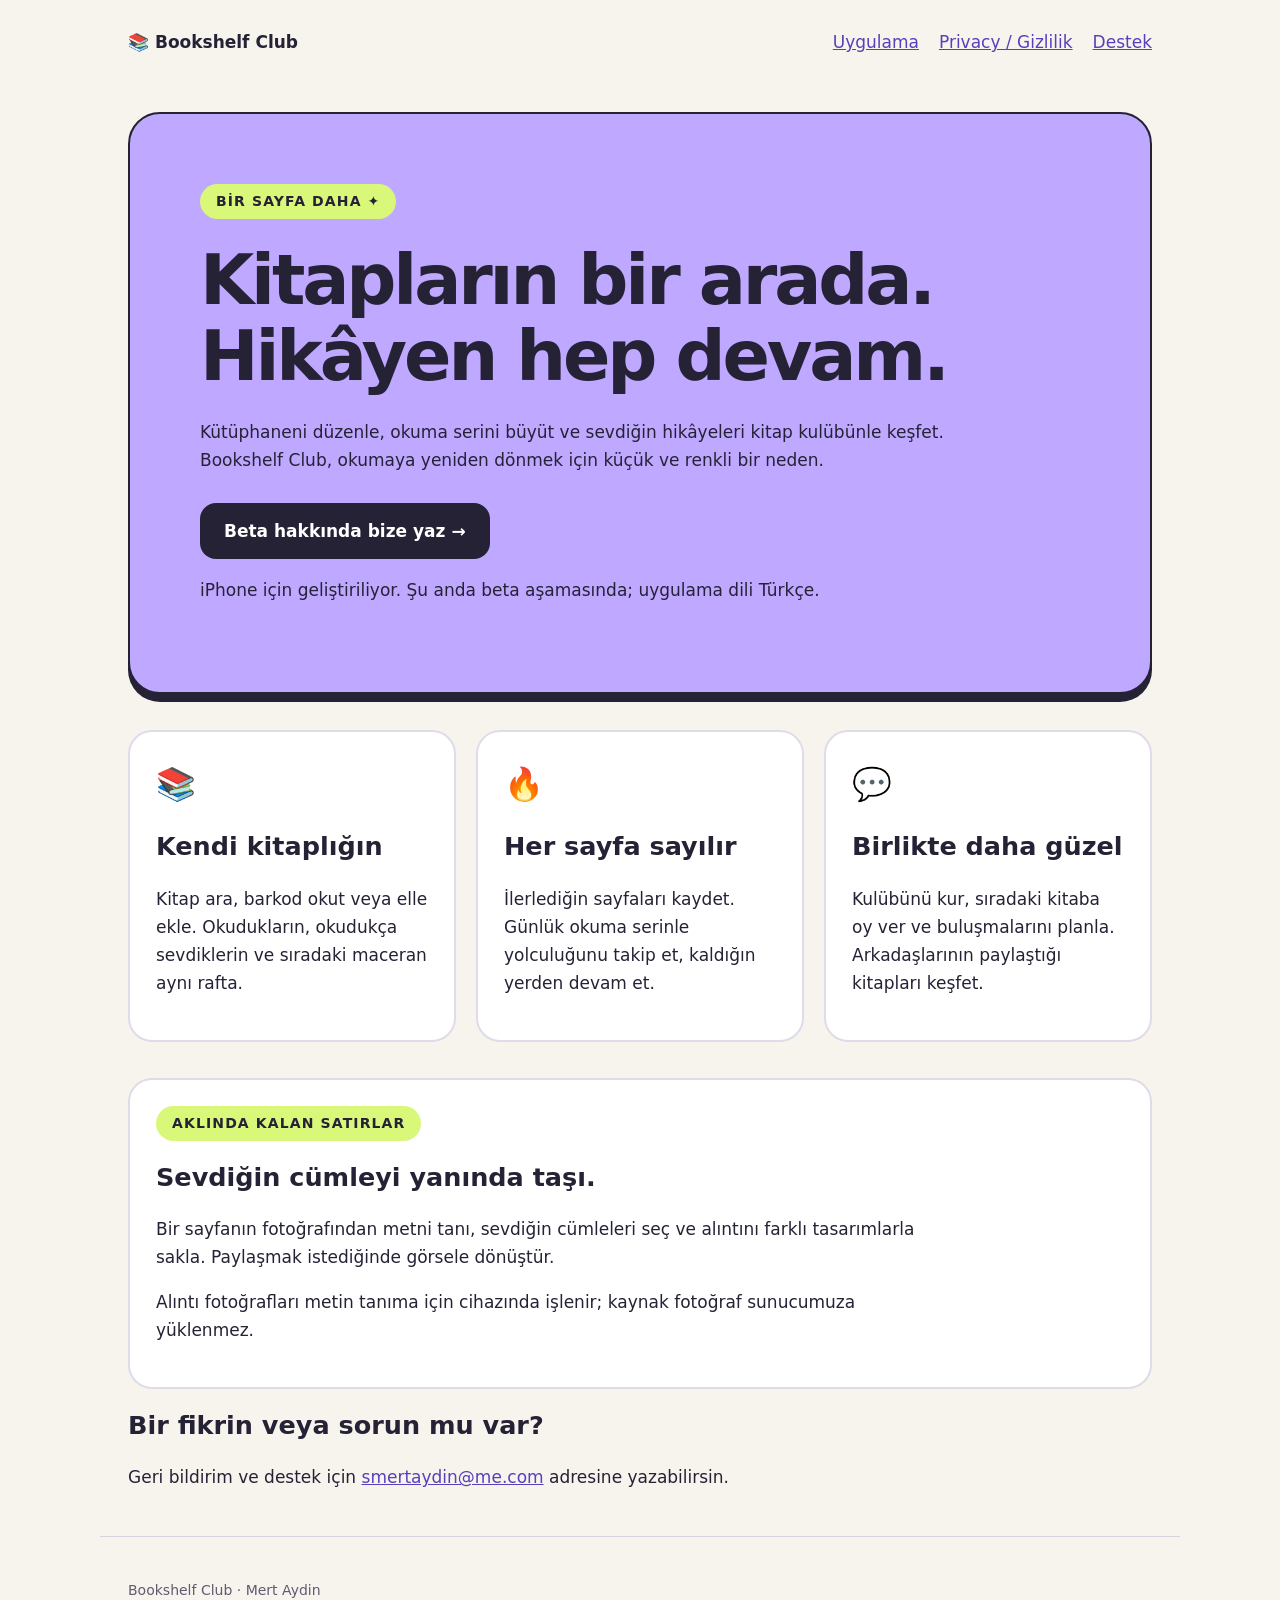
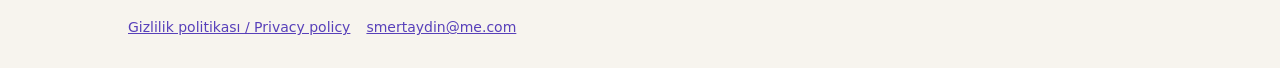
<file: index.html>
<!doctype html><html lang="tr"><head><meta charset="utf-8"><meta name="viewport" content="width=device-width,initial-scale=1"><meta name="description" content="Bookshelf Club: kişisel kütüphanen, okuma yolculuğun ve kitap kulübün."><title>Okuma yolculuğun burada · Bookshelf Club</title><link rel="stylesheet" href="styles.css"></head><body><header><a class="brand" href="./">📚 Bookshelf Club</a><nav aria-label="Navigation"><a href="./">Uygulama</a><a href="privacy.html">Privacy / Gizlilik</a><a href="mailto:smertaydin@me.com">Destek</a></nav></header><main class=""><section class="hero"><span class="tag">BİR SAYFA DAHA ✦</span><h1>Kitapların bir arada.<br>Hikâyen hep devam.</h1><p>Kütüphaneni düzenle, okuma serini büyüt ve sevdiğin hikâyeleri kitap kulübünle keşfet. Bookshelf Club, okumaya yeniden dönmek için küçük ve renkli bir neden.</p><a class="button" href="mailto:smertaydin@me.com?subject=Bookshelf%20Club%20Beta">Beta hakkında bize yaz →</a><p>iPhone için geliştiriliyor. Şu anda beta aşamasında; uygulama dili Türkçe.</p></section><section class="grid" aria-label="Özellikler"><article class="card"><span class="icon" aria-hidden="true">📚</span><h2>Kendi kitaplığın</h2><p>Kitap ara, barkod okut veya elle ekle. Okudukların, okudukça sevdiklerin ve sıradaki maceran aynı rafta.</p></article><article class="card"><span class="icon" aria-hidden="true">🔥</span><h2>Her sayfa sayılır</h2><p>İlerlediğin sayfaları kaydet. Günlük okuma serinle yolculuğunu takip et, kaldığın yerden devam et.</p></article><article class="card"><span class="icon" aria-hidden="true">💬</span><h2>Birlikte daha güzel</h2><p>Kulübünü kur, sıradaki kitaba oy ver ve buluşmalarını planla. Arkadaşlarının paylaştığı kitapları keşfet.</p></article></section><section class="card"><span class="tag">AKLINDA KALAN SATIRLAR</span><h2>Sevdiğin cümleyi yanında taşı.</h2><p>Bir sayfanın fotoğrafından metni tanı, sevdiğin cümleleri seç ve alıntını farklı tasarımlarla sakla. Paylaşmak istediğinde görsele dönüştür.</p><p>Alıntı fotoğrafları metin tanıma için cihazında işlenir; kaynak fotoğraf sunucumuza yüklenmez.</p></section><section><h2>Bir fikrin veya sorun mu var?</h2><p>Geri bildirim ve destek için <a href="mailto:smertaydin@me.com">smertaydin@me.com</a> adresine yazabilirsin.</p></section></main><footer><p>Bookshelf Club · Mert Aydin</p><a href="privacy.html">Gizlilik politikası / Privacy policy</a><a href="mailto:smertaydin@me.com">smertaydin@me.com</a></footer></body></html>
</file>
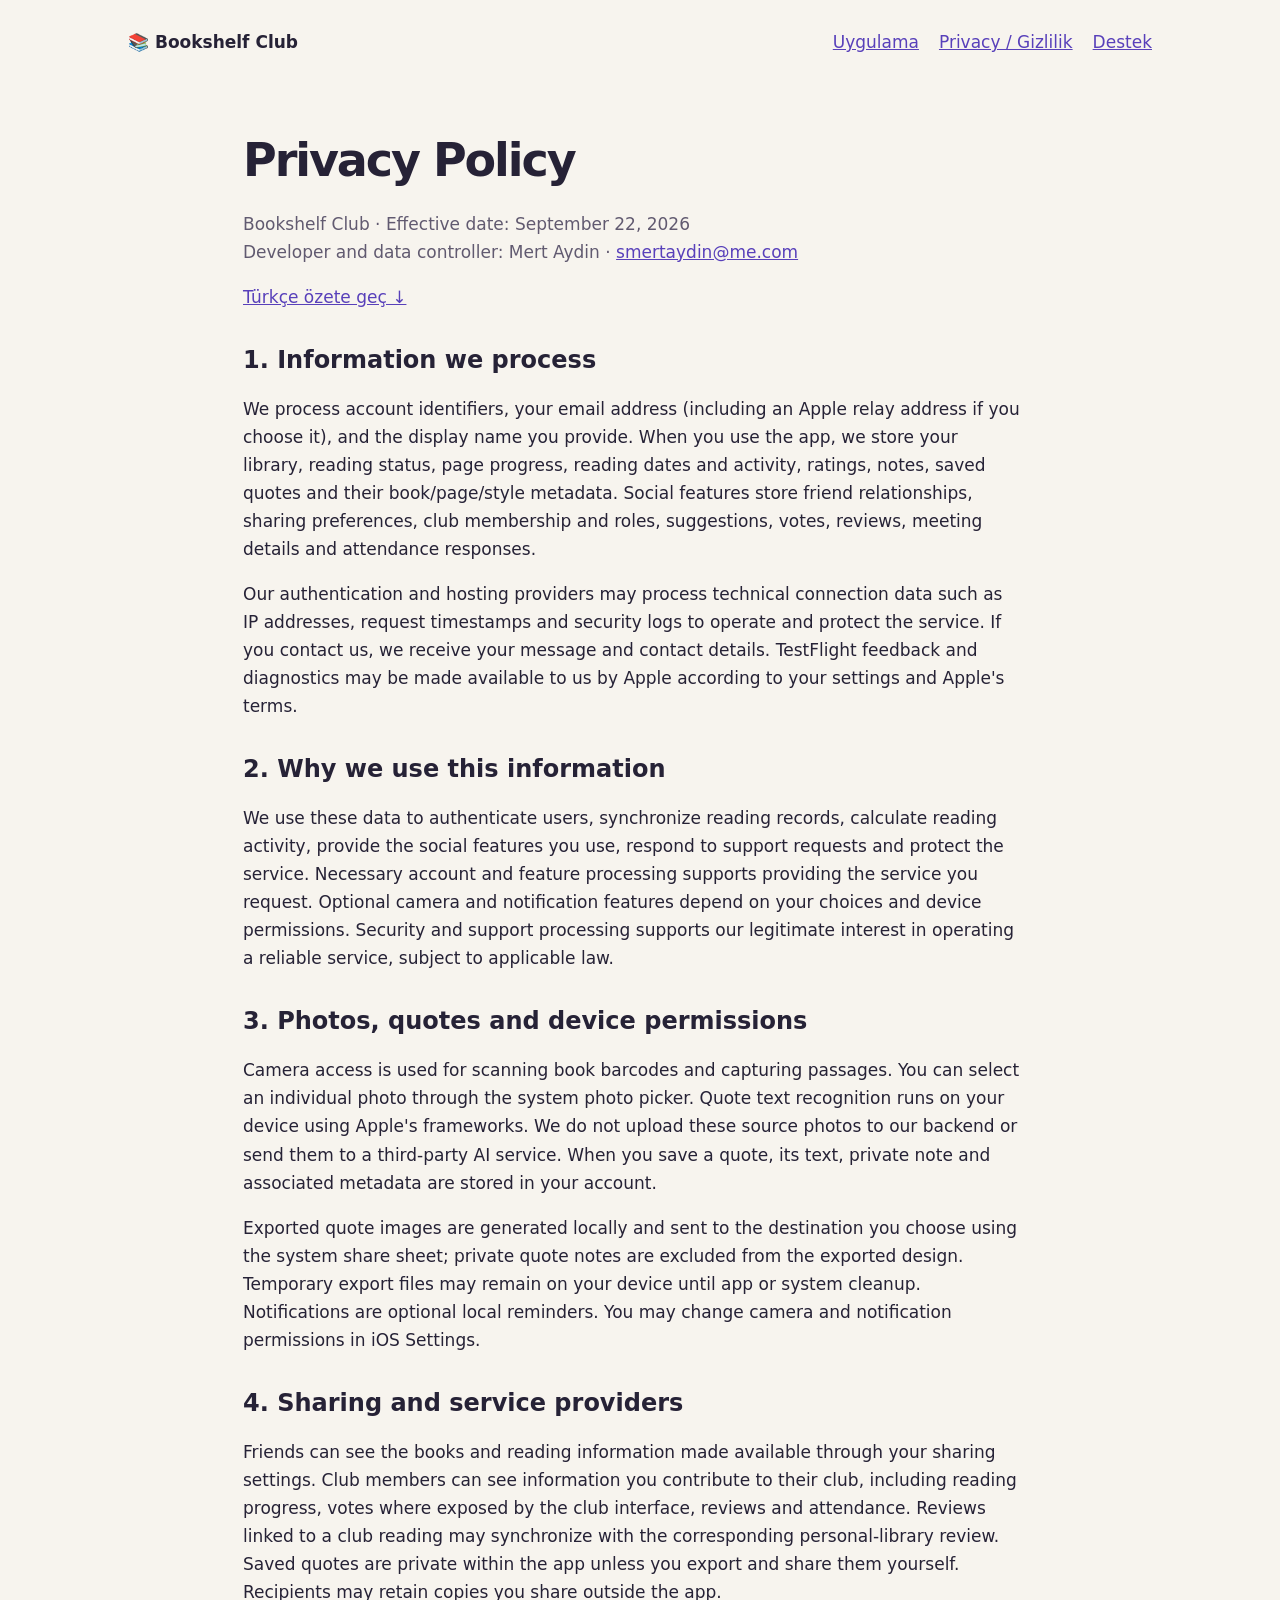
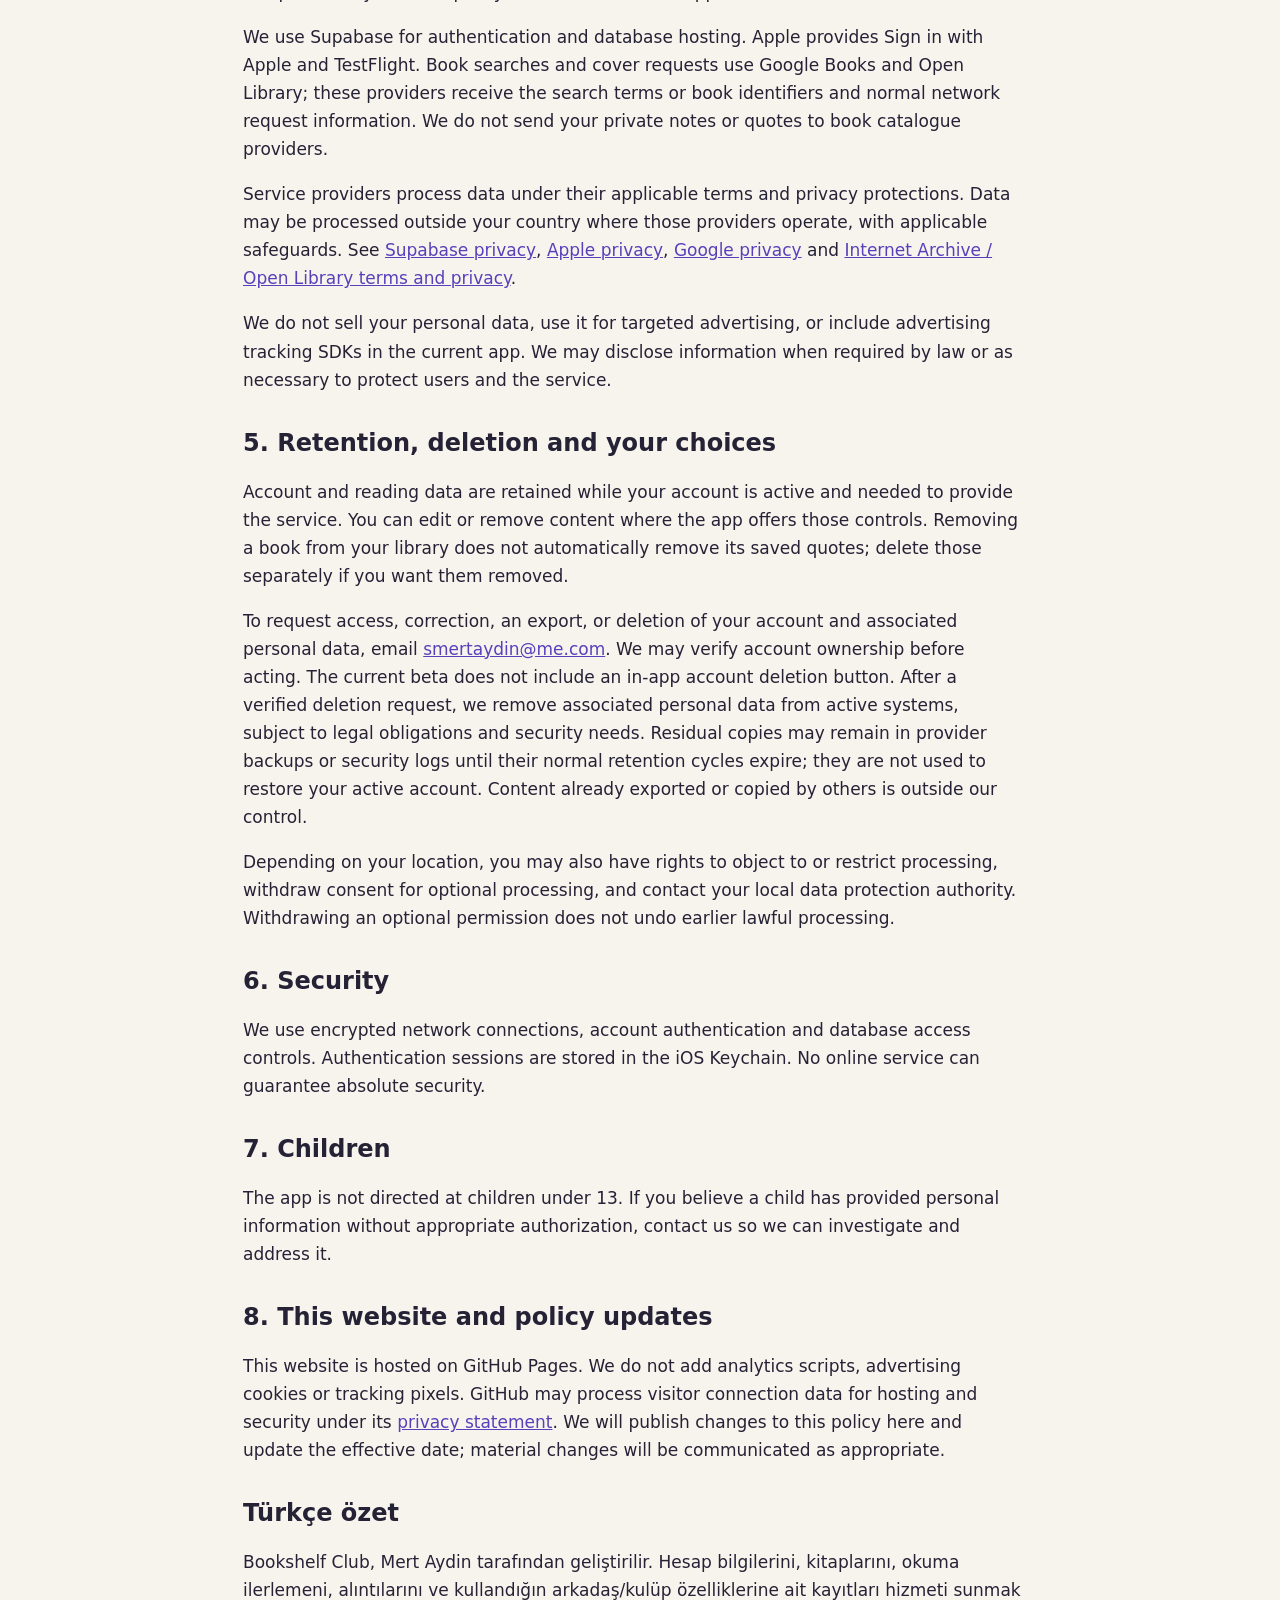
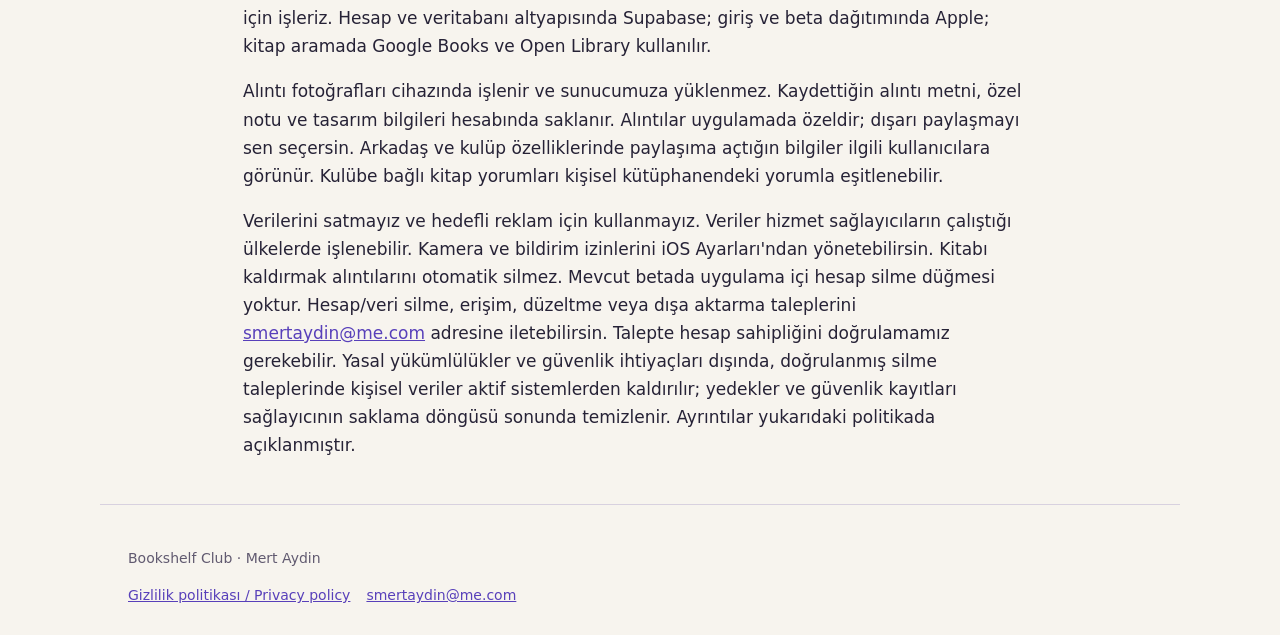
<file: privacy.html>
<!doctype html><html lang="en"><head><meta charset="utf-8"><meta name="viewport" content="width=device-width,initial-scale=1"><meta name="description" content="Bookshelf Club: kişisel kütüphanen, okuma yolculuğun ve kitap kulübün."><title>Privacy Policy · Bookshelf Club</title><link rel="stylesheet" href="styles.css"></head><body><header><a class="brand" href="./">📚 Bookshelf Club</a><nav aria-label="Navigation"><a href="./">Uygulama</a><a href="privacy.html">Privacy / Gizlilik</a><a href="mailto:smertaydin@me.com">Destek</a></nav></header><main class="policy"><h1>Privacy Policy</h1><p class="muted">Bookshelf Club · Effective date: September 22, 2026<br>Developer and data controller: Mert Aydin · <a href="mailto:smertaydin@me.com">smertaydin@me.com</a></p><p><a href="#turkce">Türkçe özete geç ↓</a></p>
<h2>1. Information we process</h2><p>We process account identifiers, your email address (including an Apple relay address if you choose it), and the display name you provide. When you use the app, we store your library, reading status, page progress, reading dates and activity, ratings, notes, saved quotes and their book/page/style metadata. Social features store friend relationships, sharing preferences, club membership and roles, suggestions, votes, reviews, meeting details and attendance responses.</p><p>Our authentication and hosting providers may process technical connection data such as IP addresses, request timestamps and security logs to operate and protect the service. If you contact us, we receive your message and contact details. TestFlight feedback and diagnostics may be made available to us by Apple according to your settings and Apple's terms.</p>
<h2>2. Why we use this information</h2><p>We use these data to authenticate users, synchronize reading records, calculate reading activity, provide the social features you use, respond to support requests and protect the service. Necessary account and feature processing supports providing the service you request. Optional camera and notification features depend on your choices and device permissions. Security and support processing supports our legitimate interest in operating a reliable service, subject to applicable law.</p>
<h2>3. Photos, quotes and device permissions</h2><p>Camera access is used for scanning book barcodes and capturing passages. You can select an individual photo through the system photo picker. Quote text recognition runs on your device using Apple's frameworks. We do not upload these source photos to our backend or send them to a third-party AI service. When you save a quote, its text, private note and associated metadata are stored in your account.</p><p>Exported quote images are generated locally and sent to the destination you choose using the system share sheet; private quote notes are excluded from the exported design. Temporary export files may remain on your device until app or system cleanup. Notifications are optional local reminders. You may change camera and notification permissions in iOS Settings.</p>
<h2>4. Sharing and service providers</h2><p>Friends can see the books and reading information made available through your sharing settings. Club members can see information you contribute to their club, including reading progress, votes where exposed by the club interface, reviews and attendance. Reviews linked to a club reading may synchronize with the corresponding personal-library review. Saved quotes are private within the app unless you export and share them yourself. Recipients may retain copies you share outside the app.</p><p>We use Supabase for authentication and database hosting. Apple provides Sign in with Apple and TestFlight. Book searches and cover requests use Google Books and Open Library; these providers receive the search terms or book identifiers and normal network request information. We do not send your private notes or quotes to book catalogue providers.</p><p>Service providers process data under their applicable terms and privacy protections. Data may be processed outside your country where those providers operate, with applicable safeguards. See <a href="https://supabase.com/privacy">Supabase privacy</a>, <a href="https://www.apple.com/legal/privacy/">Apple privacy</a>, <a href="https://policies.google.com/privacy">Google privacy</a> and <a href="https://archive.org/about/terms.php">Internet Archive / Open Library terms and privacy</a>.</p><p>We do not sell your personal data, use it for targeted advertising, or include advertising tracking SDKs in the current app. We may disclose information when required by law or as necessary to protect users and the service.</p>
<h2>5. Retention, deletion and your choices</h2><p>Account and reading data are retained while your account is active and needed to provide the service. You can edit or remove content where the app offers those controls. Removing a book from your library does not automatically remove its saved quotes; delete those separately if you want them removed.</p><p>To request access, correction, an export, or deletion of your account and associated personal data, email <a href="mailto:smertaydin@me.com?subject=Bookshelf%20Club%20Privacy%20Request">smertaydin@me.com</a>. We may verify account ownership before acting. The current beta does not include an in-app account deletion button. After a verified deletion request, we remove associated personal data from active systems, subject to legal obligations and security needs. Residual copies may remain in provider backups or security logs until their normal retention cycles expire; they are not used to restore your active account. Content already exported or copied by others is outside our control.</p><p>Depending on your location, you may also have rights to object to or restrict processing, withdraw consent for optional processing, and contact your local data protection authority. Withdrawing an optional permission does not undo earlier lawful processing.</p>
<h2>6. Security</h2><p>We use encrypted network connections, account authentication and database access controls. Authentication sessions are stored in the iOS Keychain. No online service can guarantee absolute security.</p>
<h2>7. Children</h2><p>The app is not directed at children under 13. If you believe a child has provided personal information without appropriate authorization, contact us so we can investigate and address it.</p>
<h2>8. This website and policy updates</h2><p>This website is hosted on GitHub Pages. We do not add analytics scripts, advertising cookies or tracking pixels. GitHub may process visitor connection data for hosting and security under its <a href="https://docs.github.com/en/site-policy/privacy-policies/github-general-privacy-statement">privacy statement</a>. We will publish changes to this policy here and update the effective date; material changes will be communicated as appropriate.</p>
<h2 id="turkce">Türkçe özet</h2><p>Bookshelf Club, Mert Aydin tarafından geliştirilir. Hesap bilgilerini, kitaplarını, okuma ilerlemeni, alıntılarını ve kullandığın arkadaş/kulüp özelliklerine ait kayıtları hizmeti sunmak için işleriz. Hesap ve veritabanı altyapısında Supabase; giriş ve beta dağıtımında Apple; kitap aramada Google Books ve Open Library kullanılır.</p><p>Alıntı fotoğrafları cihazında işlenir ve sunucumuza yüklenmez. Kaydettiğin alıntı metni, özel notu ve tasarım bilgileri hesabında saklanır. Alıntılar uygulamada özeldir; dışarı paylaşmayı sen seçersin. Arkadaş ve kulüp özelliklerinde paylaşıma açtığın bilgiler ilgili kullanıcılara görünür. Kulübe bağlı kitap yorumları kişisel kütüphanendeki yorumla eşitlenebilir.</p><p>Verilerini satmayız ve hedefli reklam için kullanmayız. Veriler hizmet sağlayıcıların çalıştığı ülkelerde işlenebilir. Kamera ve bildirim izinlerini iOS Ayarları'ndan yönetebilirsin. Kitabı kaldırmak alıntılarını otomatik silmez. Mevcut betada uygulama içi hesap silme düğmesi yoktur. Hesap/veri silme, erişim, düzeltme veya dışa aktarma taleplerini <a href="mailto:smertaydin@me.com">smertaydin@me.com</a> adresine iletebilirsin. Talepte hesap sahipliğini doğrulamamız gerekebilir. Yasal yükümlülükler ve güvenlik ihtiyaçları dışında, doğrulanmış silme taleplerinde kişisel veriler aktif sistemlerden kaldırılır; yedekler ve güvenlik kayıtları sağlayıcının saklama döngüsü sonunda temizlenir. Ayrıntılar yukarıdaki politikada açıklanmıştır.</p></main><footer><p>Bookshelf Club · Mert Aydin</p><a href="privacy.html">Gizlilik politikası / Privacy policy</a><a href="mailto:smertaydin@me.com">smertaydin@me.com</a></footer></body></html>
</file>
<file: styles.css>
*{box-sizing:border-box}body{margin:0;background:#f7f4ee;color:#262236;font:17px/1.65 system-ui,-apple-system,sans-serif}a{color:#5840ba}a:focus-visible{outline:3px solid #7055ce;outline-offset:5px}header,main,footer{max-width:1080px;margin:auto;padding:28px}header{display:flex;align-items:center;justify-content:space-between;gap:20px}nav{display:flex;gap:20px;flex-wrap:wrap}.brand{font-weight:850;color:#262236;text-decoration:none}.hero{background:#bfa8ff;border:2px solid #262236;border-radius:32px;padding:clamp(28px,6vw,70px);box-shadow:0 8px 0 #262236}.tag{display:inline-block;background:#d9f879;padding:6px 16px;border-radius:30px;font-size:14px;font-weight:800;letter-spacing:.08em}h1{font-size:clamp(36px,6vw,70px);line-height:1.08;letter-spacing:-.045em;max-width:820px;margin:24px 0}h2{line-height:1.25}p{max-width:780px}.grid{display:grid;grid-template-columns:repeat(3,1fr);gap:20px;margin:36px 0}.card{background:white;border:2px solid #e0dbe8;border-radius:24px;padding:26px}.icon{font-size:32px}.button{display:inline-block;background:#262236;color:white;text-decoration:none;padding:14px 24px;border-radius:16px;font-weight:750;margin-top:12px}.policy{max-width:850px}.policy h1{font-size:46px}.policy h2{margin-top:34px;font-size:24px}.muted,footer{color:#615a70}footer{border-top:1px solid #d8d1df;font-size:14px}footer a{margin-right:16px}@media(max-width:700px){header{align-items:flex-start;flex-direction:column}.grid{grid-template-columns:1fr}main,header,footer{padding:20px}.hero{border-radius:24px}}
</file>
